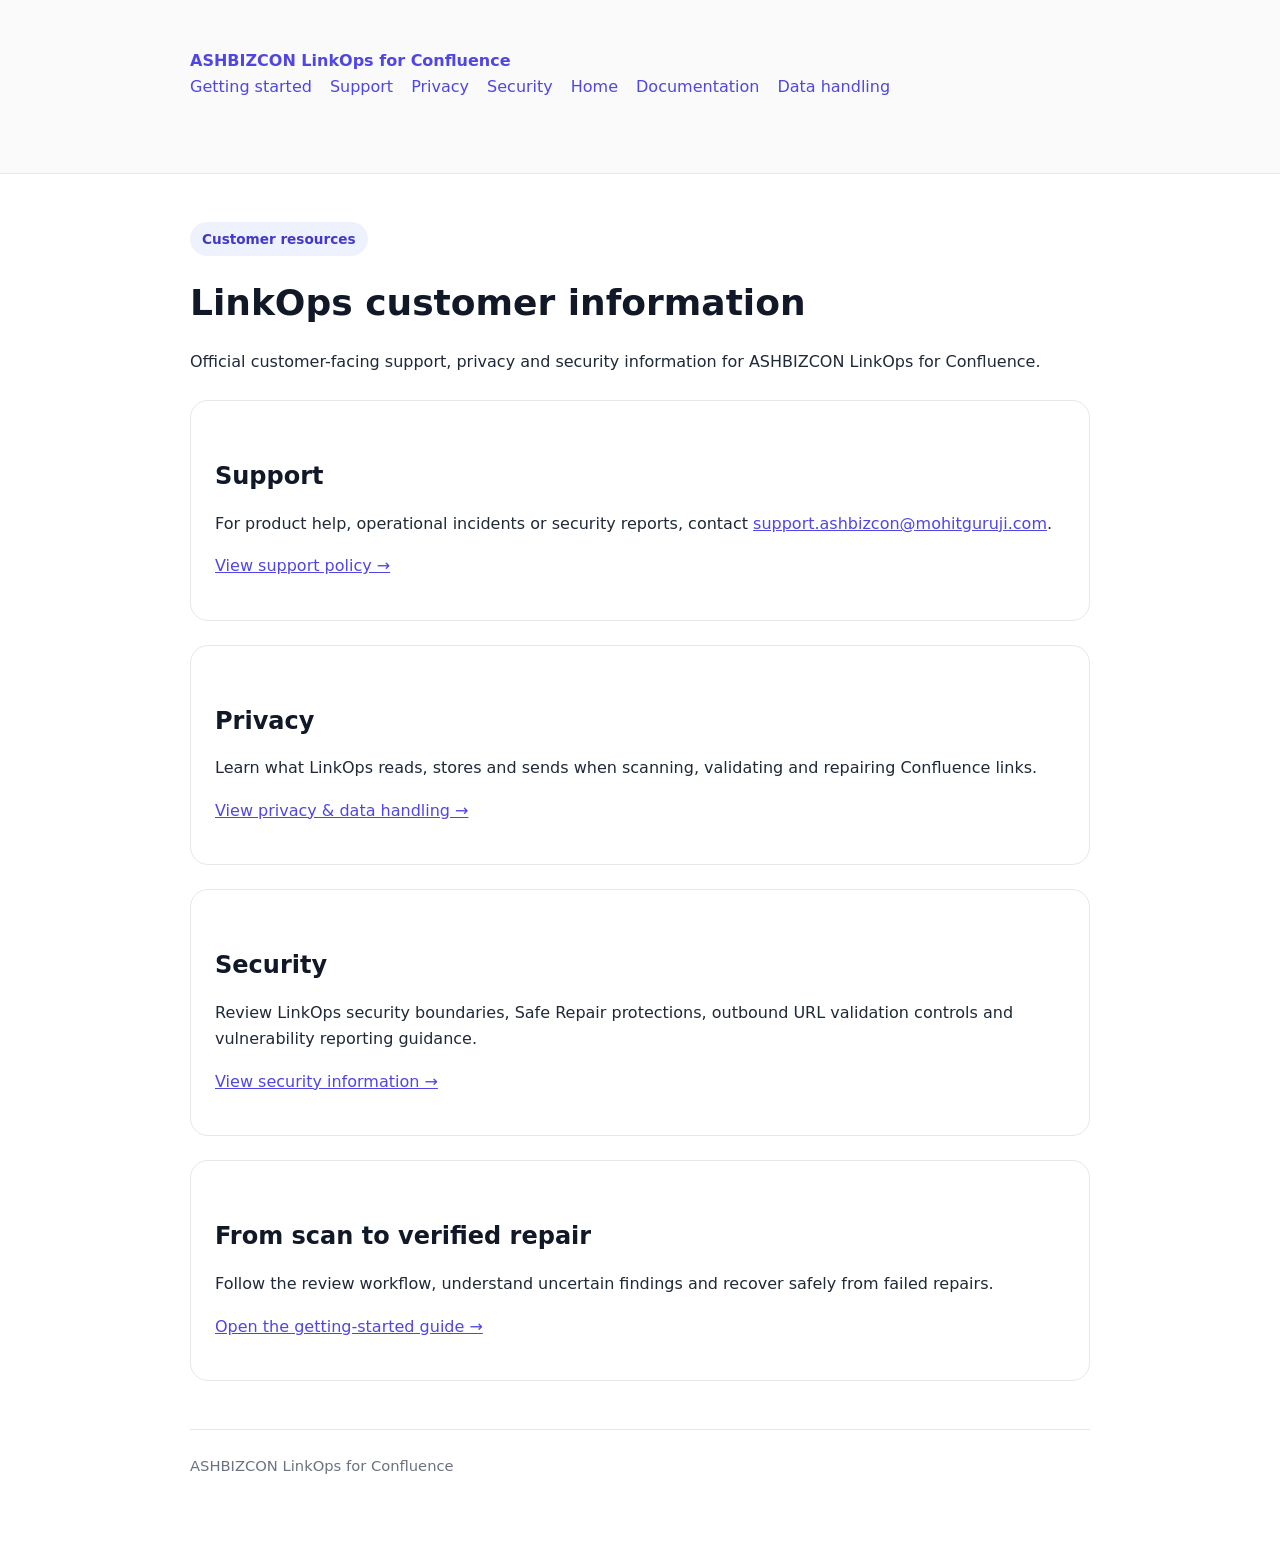
<file: index.html>
<!doctype html><html lang="en"><head><meta charset="utf-8"><meta name="viewport" content="width=device-width,initial-scale=1"><title>ASHBIZCON LinkOps</title><link rel="stylesheet" href="style.css"></head><body><header><div class="wrap"><div class="brand">ASHBIZCON LinkOps for Confluence</div><div class="nav"><a href="getting-started.html">Getting started</a><a href="support.html">Support</a><a href="privacy.html">Privacy</a><a href="security.html">Security</a><a href="index.html">Home</a><a href="docs.html">Documentation</a><a href="data-security-privacy.html">Data handling</a></div></div></header><main class="wrap"><span class="pill">Customer resources</span><h1>LinkOps customer information</h1><p>Official customer-facing support, privacy and security information for ASHBIZCON LinkOps for Confluence.</p><div class="card"><h2>Support</h2><p>For product help, operational incidents or security reports, contact <a href="mailto:support.ashbizcon@mohitguruji.com">support.ashbizcon@mohitguruji.com</a>.</p><p><a href="support.html">View support policy →</a></p></div><div class="card"><h2>Privacy</h2><p>Learn what LinkOps reads, stores and sends when scanning, validating and repairing Confluence links.</p><p><a href="privacy.html">View privacy & data handling →</a></p></div><div class="card"><h2>Security</h2><p>Review LinkOps security boundaries, Safe Repair protections, outbound URL validation controls and vulnerability reporting guidance.</p><p><a href="security.html">View security information →</a></p></div><div class="card"><h2>From scan to verified repair</h2><p>Follow the review workflow, understand uncertain findings and recover safely from failed repairs.</p><p><a href="getting-started.html">Open the getting-started guide →</a></p></div><footer>ASHBIZCON LinkOps for Confluence</footer></main></body></html>
</file>
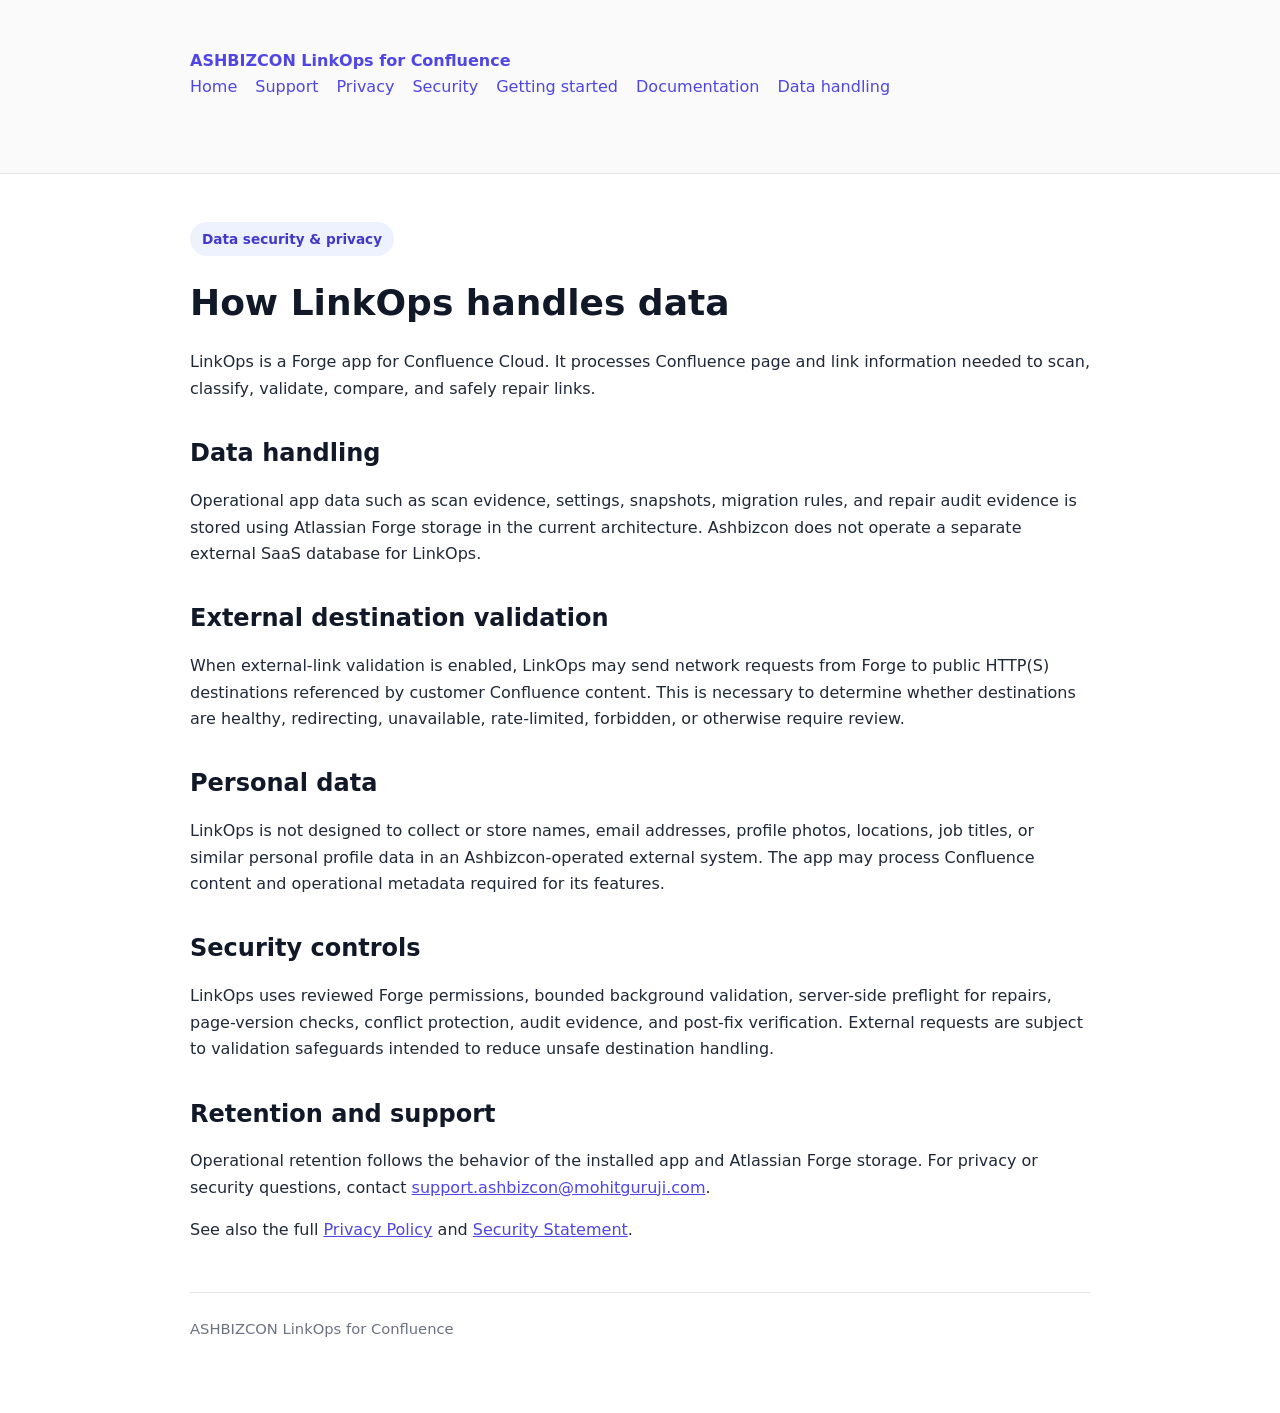
<file: data-security-privacy.html>
<!doctype html><html lang="en"><head><meta charset="utf-8"><meta name="viewport" content="width=device-width,initial-scale=1"><title>LinkOps Data Security and Privacy</title><link rel="stylesheet" href="style.css"></head><body><header><div class="wrap"><div class="brand">ASHBIZCON LinkOps for Confluence</div><div class="nav"><a href="index.html">Home</a><a href="support.html">Support</a><a href="privacy.html">Privacy</a><a href="security.html">Security</a><a href="getting-started.html">Getting started</a><a href="docs.html">Documentation</a><a href="data-security-privacy.html">Data handling</a></div></div></header><main class="wrap"><span class="pill">Data security & privacy</span><h1>How LinkOps handles data</h1><p>LinkOps is a Forge app for Confluence Cloud. It processes Confluence page and link information needed to scan, classify, validate, compare, and safely repair links.</p><h2>Data handling</h2><p>Operational app data such as scan evidence, settings, snapshots, migration rules, and repair audit evidence is stored using Atlassian Forge storage in the current architecture. Ashbizcon does not operate a separate external SaaS database for LinkOps.</p><h2>External destination validation</h2><p>When external-link validation is enabled, LinkOps may send network requests from Forge to public HTTP(S) destinations referenced by customer Confluence content. This is necessary to determine whether destinations are healthy, redirecting, unavailable, rate-limited, forbidden, or otherwise require review.</p><h2>Personal data</h2><p>LinkOps is not designed to collect or store names, email addresses, profile photos, locations, job titles, or similar personal profile data in an Ashbizcon-operated external system. The app may process Confluence content and operational metadata required for its features.</p><h2>Security controls</h2><p>LinkOps uses reviewed Forge permissions, bounded background validation, server-side preflight for repairs, page-version checks, conflict protection, audit evidence, and post-fix verification. External requests are subject to validation safeguards intended to reduce unsafe destination handling.</p><h2>Retention and support</h2><p>Operational retention follows the behavior of the installed app and Atlassian Forge storage. For privacy or security questions, contact <a href="mailto:support.ashbizcon@mohitguruji.com">support.ashbizcon@mohitguruji.com</a>.</p><p>See also the full <a href="privacy.html">Privacy Policy</a> and <a href="security.html">Security Statement</a>.</p><footer>ASHBIZCON LinkOps for Confluence</footer></main></body></html>
</file>
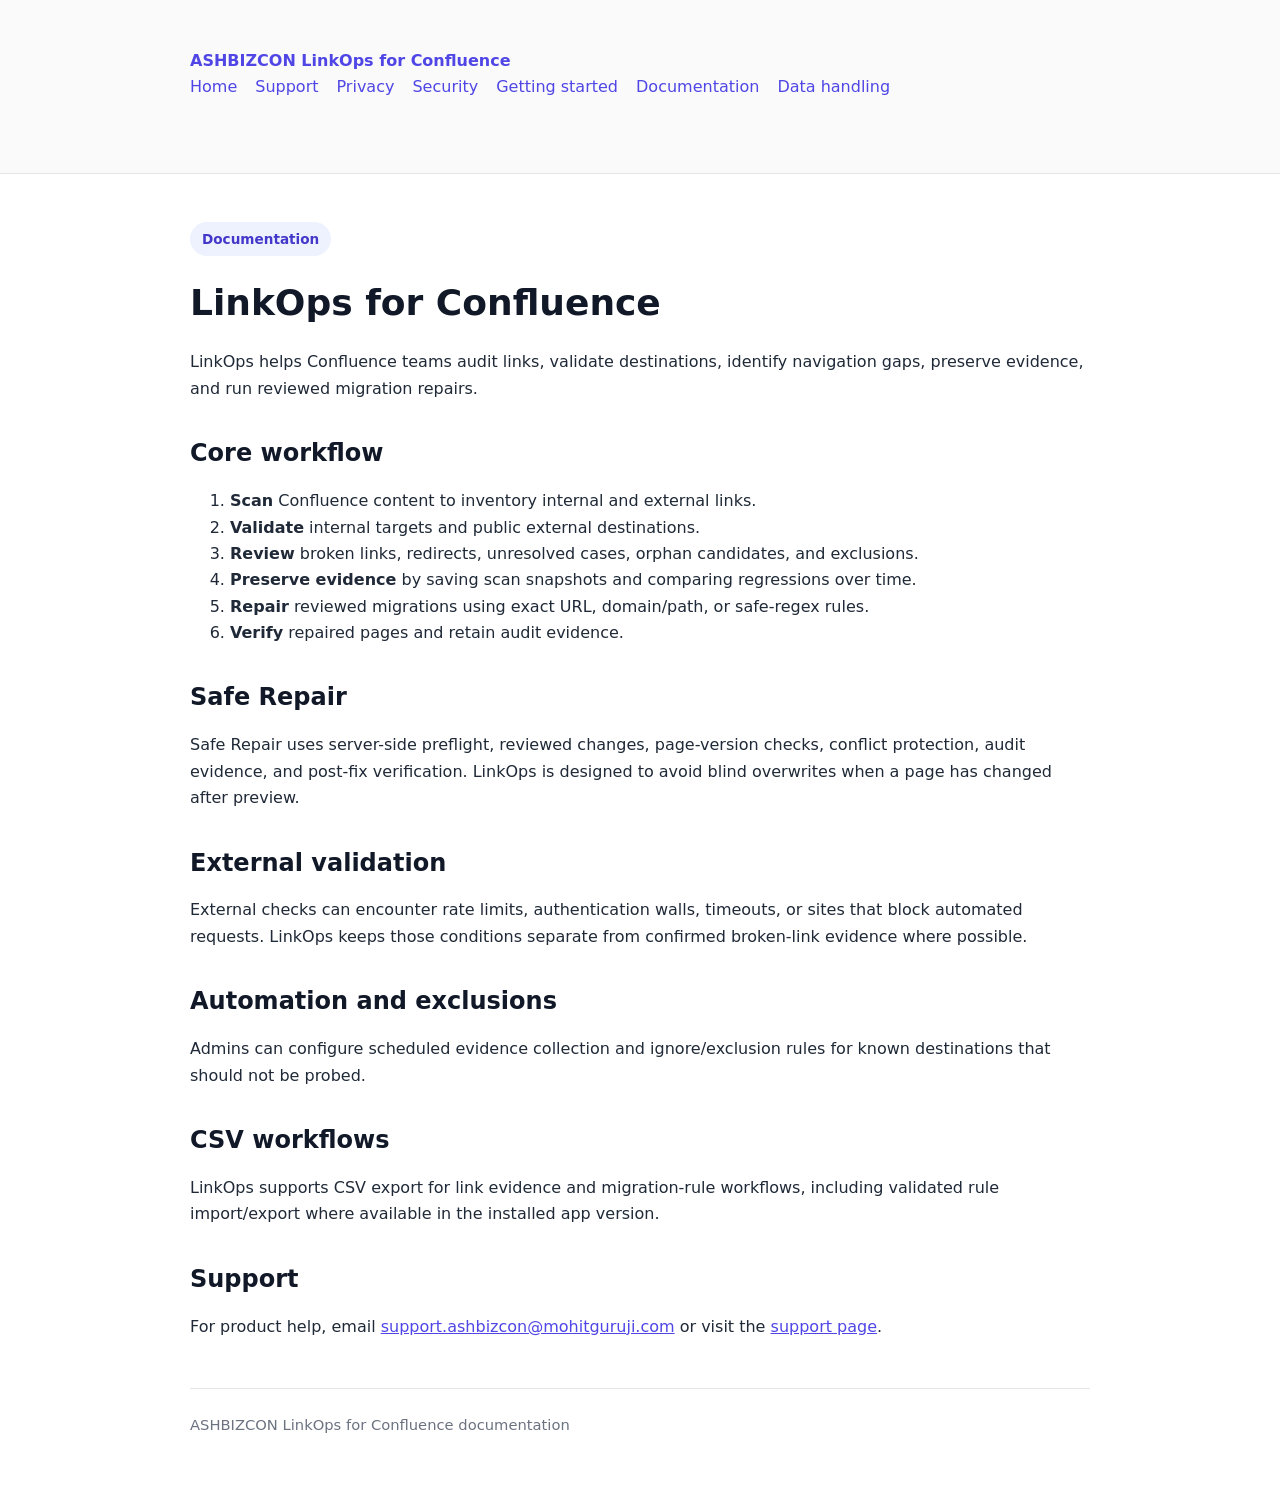
<file: docs.html>
<!doctype html><html lang="en"><head><meta charset="utf-8"><meta name="viewport" content="width=device-width,initial-scale=1"><title>LinkOps Documentation</title><link rel="stylesheet" href="style.css"></head><body><header><div class="wrap"><div class="brand">ASHBIZCON LinkOps for Confluence</div><div class="nav"><a href="index.html">Home</a><a href="support.html">Support</a><a href="privacy.html">Privacy</a><a href="security.html">Security</a><a href="getting-started.html">Getting started</a><a href="docs.html">Documentation</a><a href="data-security-privacy.html">Data handling</a></div></div></header><main class="wrap"><span class="pill">Documentation</span><h1>LinkOps for Confluence</h1><p>LinkOps helps Confluence teams audit links, validate destinations, identify navigation gaps, preserve evidence, and run reviewed migration repairs.</p><h2>Core workflow</h2><ol><li><strong>Scan</strong> Confluence content to inventory internal and external links.</li><li><strong>Validate</strong> internal targets and public external destinations.</li><li><strong>Review</strong> broken links, redirects, unresolved cases, orphan candidates, and exclusions.</li><li><strong>Preserve evidence</strong> by saving scan snapshots and comparing regressions over time.</li><li><strong>Repair</strong> reviewed migrations using exact URL, domain/path, or safe-regex rules.</li><li><strong>Verify</strong> repaired pages and retain audit evidence.</li></ol><h2>Safe Repair</h2><p>Safe Repair uses server-side preflight, reviewed changes, page-version checks, conflict protection, audit evidence, and post-fix verification. LinkOps is designed to avoid blind overwrites when a page has changed after preview.</p><h2>External validation</h2><p>External checks can encounter rate limits, authentication walls, timeouts, or sites that block automated requests. LinkOps keeps those conditions separate from confirmed broken-link evidence where possible.</p><h2>Automation and exclusions</h2><p>Admins can configure scheduled evidence collection and ignore/exclusion rules for known destinations that should not be probed.</p><h2>CSV workflows</h2><p>LinkOps supports CSV export for link evidence and migration-rule workflows, including validated rule import/export where available in the installed app version.</p><h2>Support</h2><p>For product help, email <a href="mailto:support.ashbizcon@mohitguruji.com">support.ashbizcon@mohitguruji.com</a> or visit the <a href="support.html">support page</a>.</p><footer>ASHBIZCON LinkOps for Confluence documentation</footer></main></body></html>
</file>
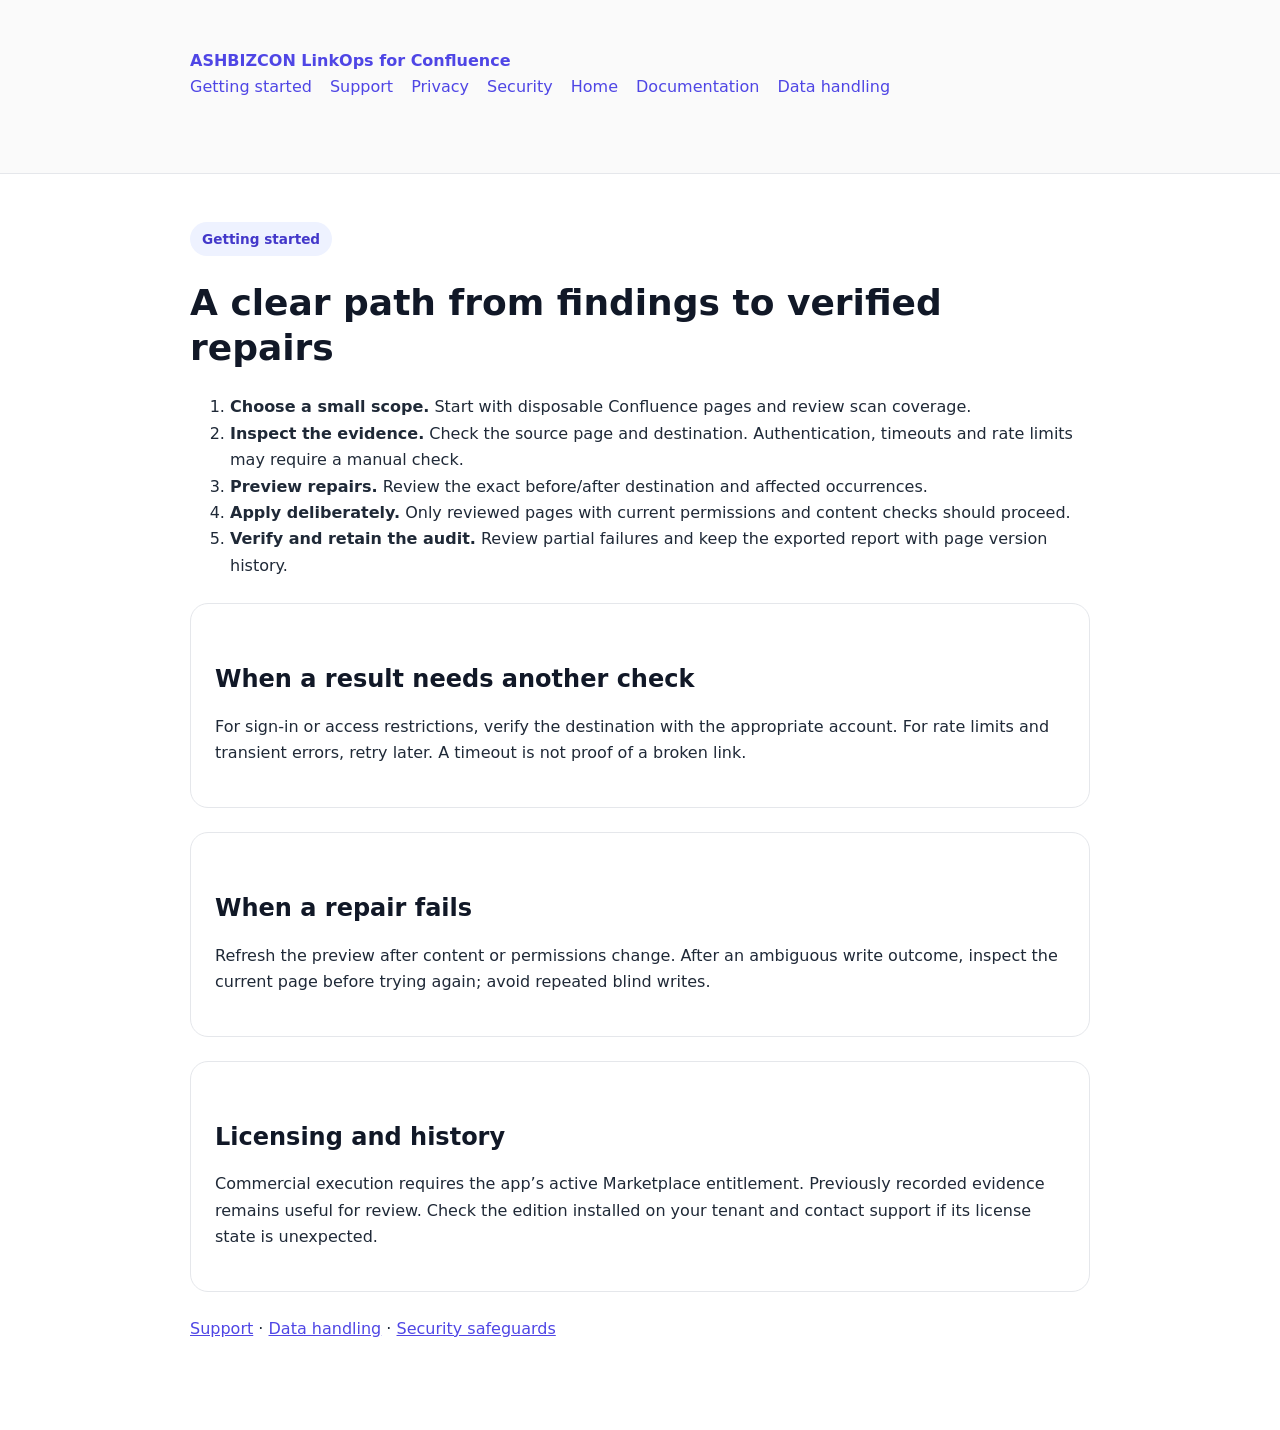
<file: getting-started.html>
<!doctype html><html lang="en"><head><meta charset="utf-8"><meta name="viewport" content="width=device-width,initial-scale=1"><title>Getting started — ASHBIZCON LinkOps</title><link rel="stylesheet" href="style.css"></head><body><header><div class="wrap"><div class="brand">ASHBIZCON LinkOps for Confluence</div><div class="nav"><a href="getting-started.html">Getting started</a><a href="support.html">Support</a><a href="privacy.html">Privacy</a><a href="security.html">Security</a><a href="index.html">Home</a><a href="docs.html">Documentation</a><a href="data-security-privacy.html">Data handling</a></div></div></header><main class="wrap"><span class="pill">Getting started</span><h1>A clear path from findings to verified repairs</h1><ol><li><strong>Choose a small scope.</strong> Start with disposable Confluence pages and review scan coverage.</li><li><strong>Inspect the evidence.</strong> Check the source page and destination. Authentication, timeouts and rate limits may require a manual check.</li><li><strong>Preview repairs.</strong> Review the exact before/after destination and affected occurrences.</li><li><strong>Apply deliberately.</strong> Only reviewed pages with current permissions and content checks should proceed.</li><li><strong>Verify and retain the audit.</strong> Review partial failures and keep the exported report with page version history.</li></ol><div class="card"><h2>When a result needs another check</h2><p>For sign-in or access restrictions, verify the destination with the appropriate account. For rate limits and transient errors, retry later. A timeout is not proof of a broken link.</p></div><div class="card"><h2>When a repair fails</h2><p>Refresh the preview after content or permissions change. After an ambiguous write outcome, inspect the current page before trying again; avoid repeated blind writes.</p></div><div class="card"><h2>Licensing and history</h2><p>Commercial execution requires the app’s active Marketplace entitlement. Previously recorded evidence remains useful for review. Check the edition installed on your tenant and contact support if its license state is unexpected.</p></div><p><a href="support.html">Support</a> · <a href="privacy.html">Data handling</a> · <a href="security.html">Security safeguards</a></p></main></body></html>
</file>
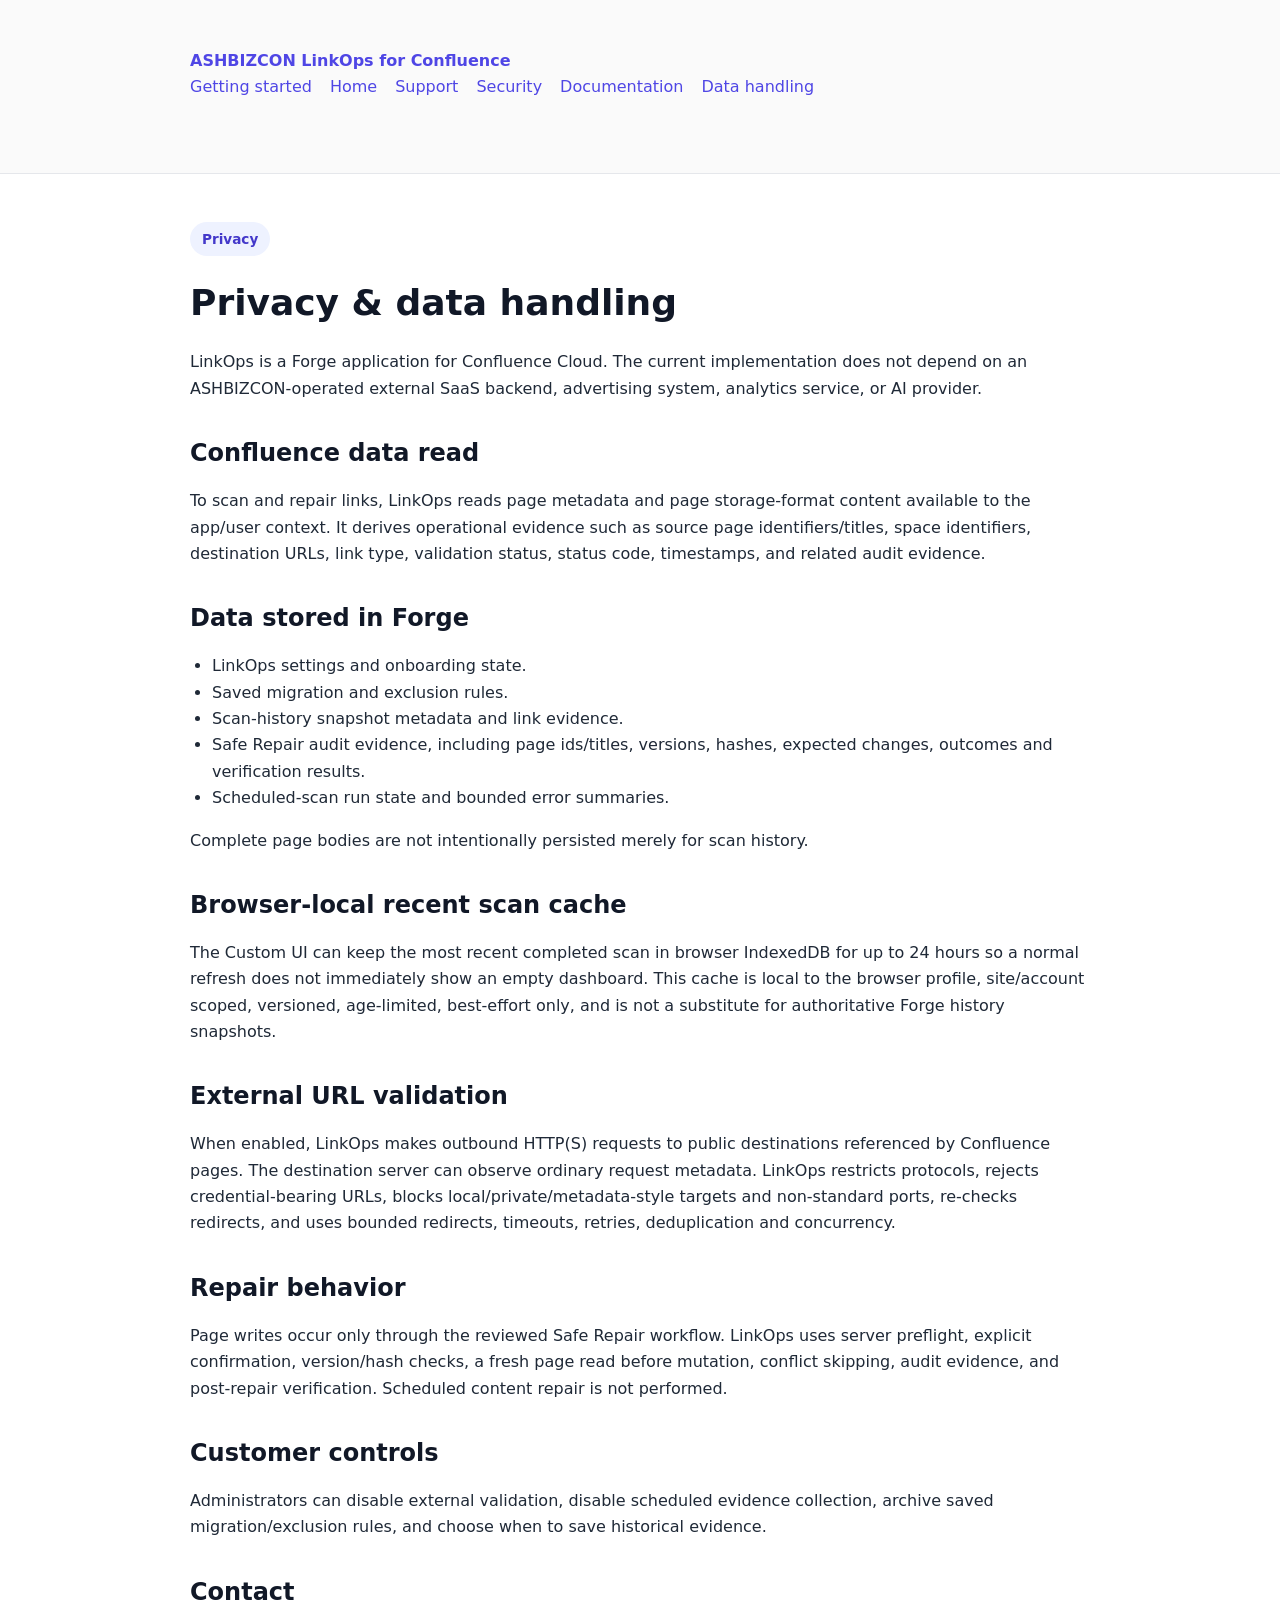
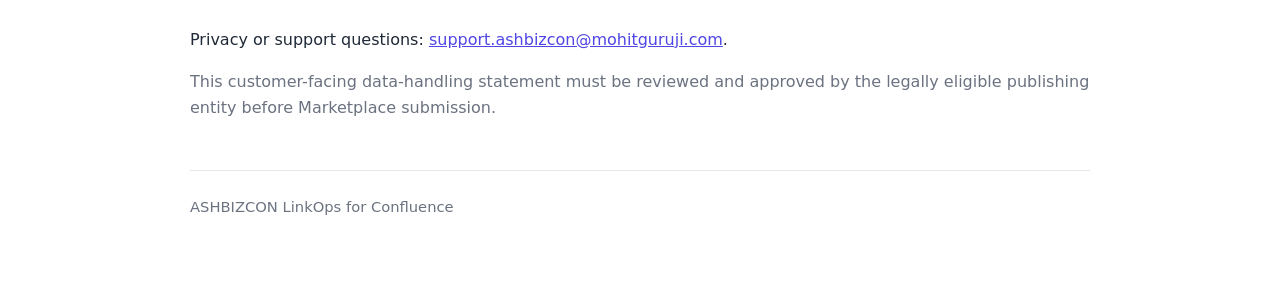
<file: privacy.html>
<!doctype html><html lang="en"><head><meta charset="utf-8"><meta name="viewport" content="width=device-width,initial-scale=1"><title>LinkOps Privacy</title><link rel="stylesheet" href="style.css"></head><body><header><div class="wrap"><div class="brand">ASHBIZCON LinkOps for Confluence</div><div class="nav"><a href="getting-started.html">Getting started</a><a href="index.html">Home</a><a href="support.html">Support</a><a href="security.html">Security</a><a href="docs.html">Documentation</a><a href="data-security-privacy.html">Data handling</a></div></div></header><main class="wrap"><span class="pill">Privacy</span><h1>Privacy & data handling</h1><p>LinkOps is a Forge application for Confluence Cloud. The current implementation does not depend on an ASHBIZCON-operated external SaaS backend, advertising system, analytics service, or AI provider.</p><h2>Confluence data read</h2><p>To scan and repair links, LinkOps reads page metadata and page storage-format content available to the app/user context. It derives operational evidence such as source page identifiers/titles, space identifiers, destination URLs, link type, validation status, status code, timestamps, and related audit evidence.</p><h2>Data stored in Forge</h2><ul><li>LinkOps settings and onboarding state.</li><li>Saved migration and exclusion rules.</li><li>Scan-history snapshot metadata and link evidence.</li><li>Safe Repair audit evidence, including page ids/titles, versions, hashes, expected changes, outcomes and verification results.</li><li>Scheduled-scan run state and bounded error summaries.</li></ul><p>Complete page bodies are not intentionally persisted merely for scan history.</p><h2>Browser-local recent scan cache</h2><p>The Custom UI can keep the most recent completed scan in browser IndexedDB for up to 24 hours so a normal refresh does not immediately show an empty dashboard. This cache is local to the browser profile, site/account scoped, versioned, age-limited, best-effort only, and is not a substitute for authoritative Forge history snapshots.</p><h2>External URL validation</h2><p>When enabled, LinkOps makes outbound HTTP(S) requests to public destinations referenced by Confluence pages. The destination server can observe ordinary request metadata. LinkOps restricts protocols, rejects credential-bearing URLs, blocks local/private/metadata-style targets and non-standard ports, re-checks redirects, and uses bounded redirects, timeouts, retries, deduplication and concurrency.</p><h2>Repair behavior</h2><p>Page writes occur only through the reviewed Safe Repair workflow. LinkOps uses server preflight, explicit confirmation, version/hash checks, a fresh page read before mutation, conflict skipping, audit evidence, and post-repair verification. Scheduled content repair is not performed.</p><h2>Customer controls</h2><p>Administrators can disable external validation, disable scheduled evidence collection, archive saved migration/exclusion rules, and choose when to save historical evidence.</p><h2>Contact</h2><p>Privacy or support questions: <a href="mailto:support.ashbizcon@mohitguruji.com">support.ashbizcon@mohitguruji.com</a>.</p><p class="muted">This customer-facing data-handling statement must be reviewed and approved by the legally eligible publishing entity before Marketplace submission.</p><footer>ASHBIZCON LinkOps for Confluence</footer></main></body></html>
</file>
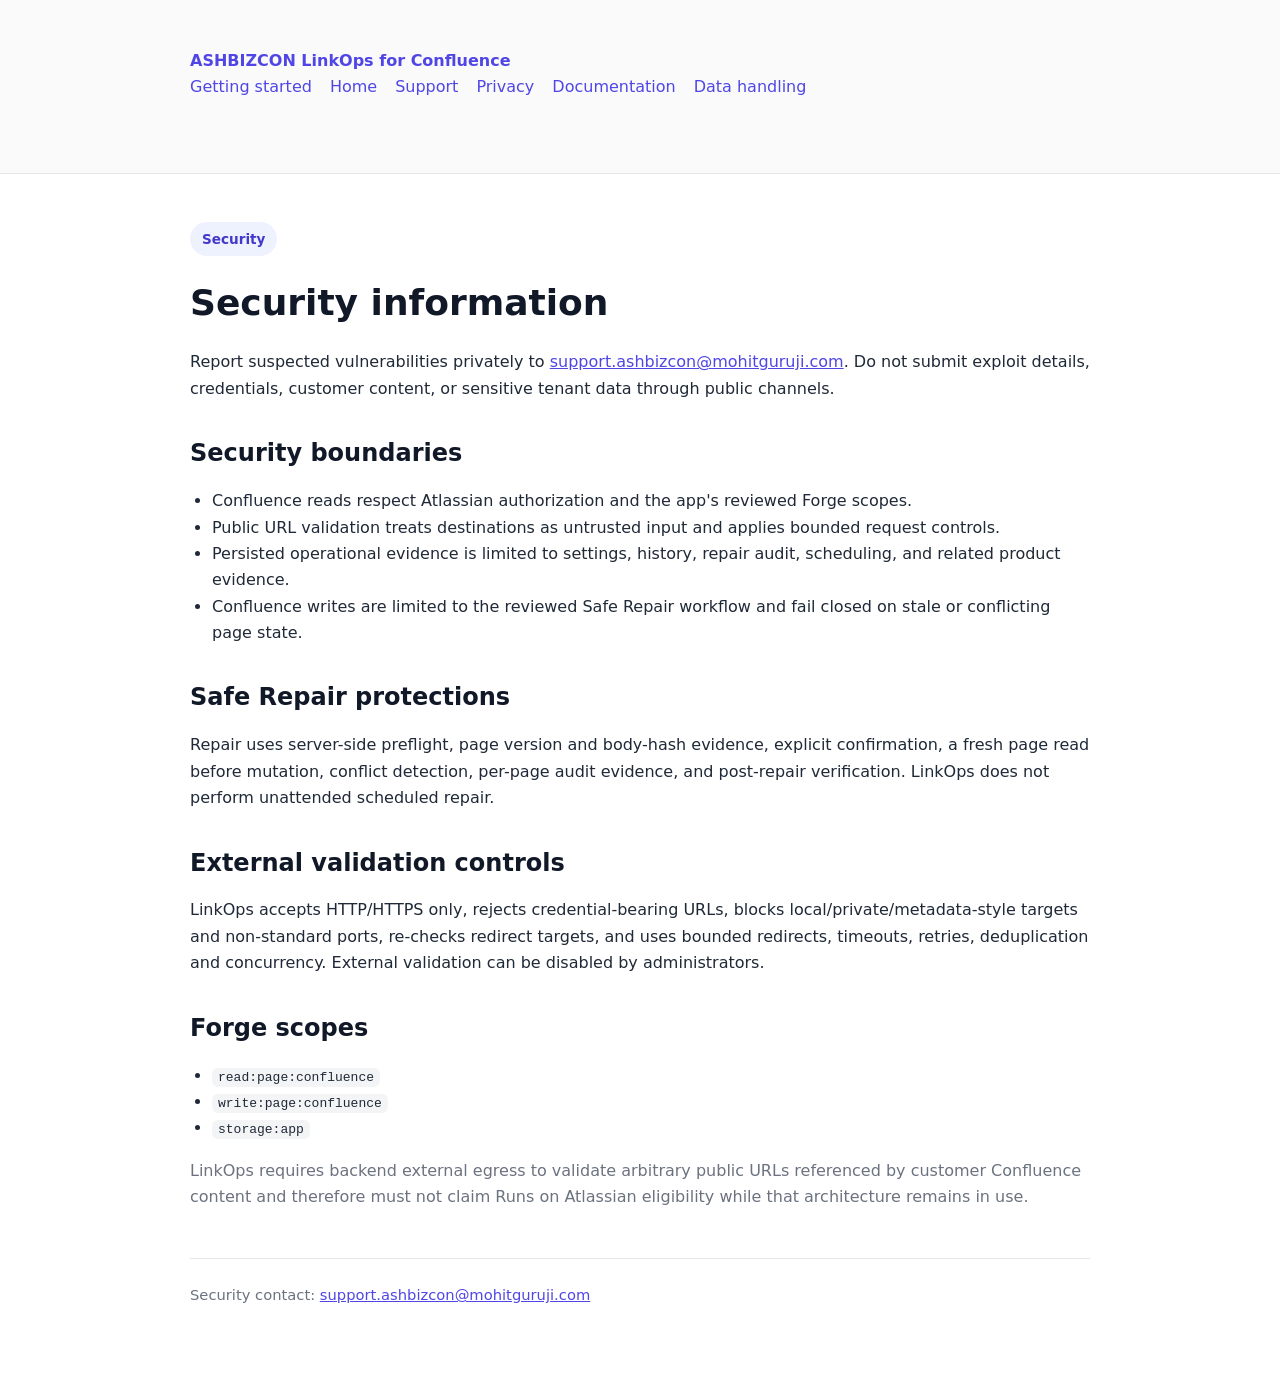
<file: security.html>
<!doctype html><html lang="en"><head><meta charset="utf-8"><meta name="viewport" content="width=device-width,initial-scale=1"><title>LinkOps Security</title><link rel="stylesheet" href="style.css"></head><body><header><div class="wrap"><div class="brand">ASHBIZCON LinkOps for Confluence</div><div class="nav"><a href="getting-started.html">Getting started</a><a href="index.html">Home</a><a href="support.html">Support</a><a href="privacy.html">Privacy</a><a href="docs.html">Documentation</a><a href="data-security-privacy.html">Data handling</a></div></div></header><main class="wrap"><span class="pill">Security</span><h1>Security information</h1><p>Report suspected vulnerabilities privately to <a href="mailto:support.ashbizcon@mohitguruji.com">support.ashbizcon@mohitguruji.com</a>. Do not submit exploit details, credentials, customer content, or sensitive tenant data through public channels.</p><h2>Security boundaries</h2><ul><li>Confluence reads respect Atlassian authorization and the app's reviewed Forge scopes.</li><li>Public URL validation treats destinations as untrusted input and applies bounded request controls.</li><li>Persisted operational evidence is limited to settings, history, repair audit, scheduling, and related product evidence.</li><li>Confluence writes are limited to the reviewed Safe Repair workflow and fail closed on stale or conflicting page state.</li></ul><h2>Safe Repair protections</h2><p>Repair uses server-side preflight, page version and body-hash evidence, explicit confirmation, a fresh page read before mutation, conflict detection, per-page audit evidence, and post-repair verification. LinkOps does not perform unattended scheduled repair.</p><h2>External validation controls</h2><p>LinkOps accepts HTTP/HTTPS only, rejects credential-bearing URLs, blocks local/private/metadata-style targets and non-standard ports, re-checks redirect targets, and uses bounded redirects, timeouts, retries, deduplication and concurrency. External validation can be disabled by administrators.</p><h2>Forge scopes</h2><ul><li><code>read:page:confluence</code></li><li><code>write:page:confluence</code></li><li><code>storage:app</code></li></ul><p class="muted">LinkOps requires backend external egress to validate arbitrary public URLs referenced by customer Confluence content and therefore must not claim Runs on Atlassian eligibility while that architecture remains in use.</p><footer>Security contact: <a href="mailto:support.ashbizcon@mohitguruji.com">support.ashbizcon@mohitguruji.com</a></footer></main></body></html>
</file>
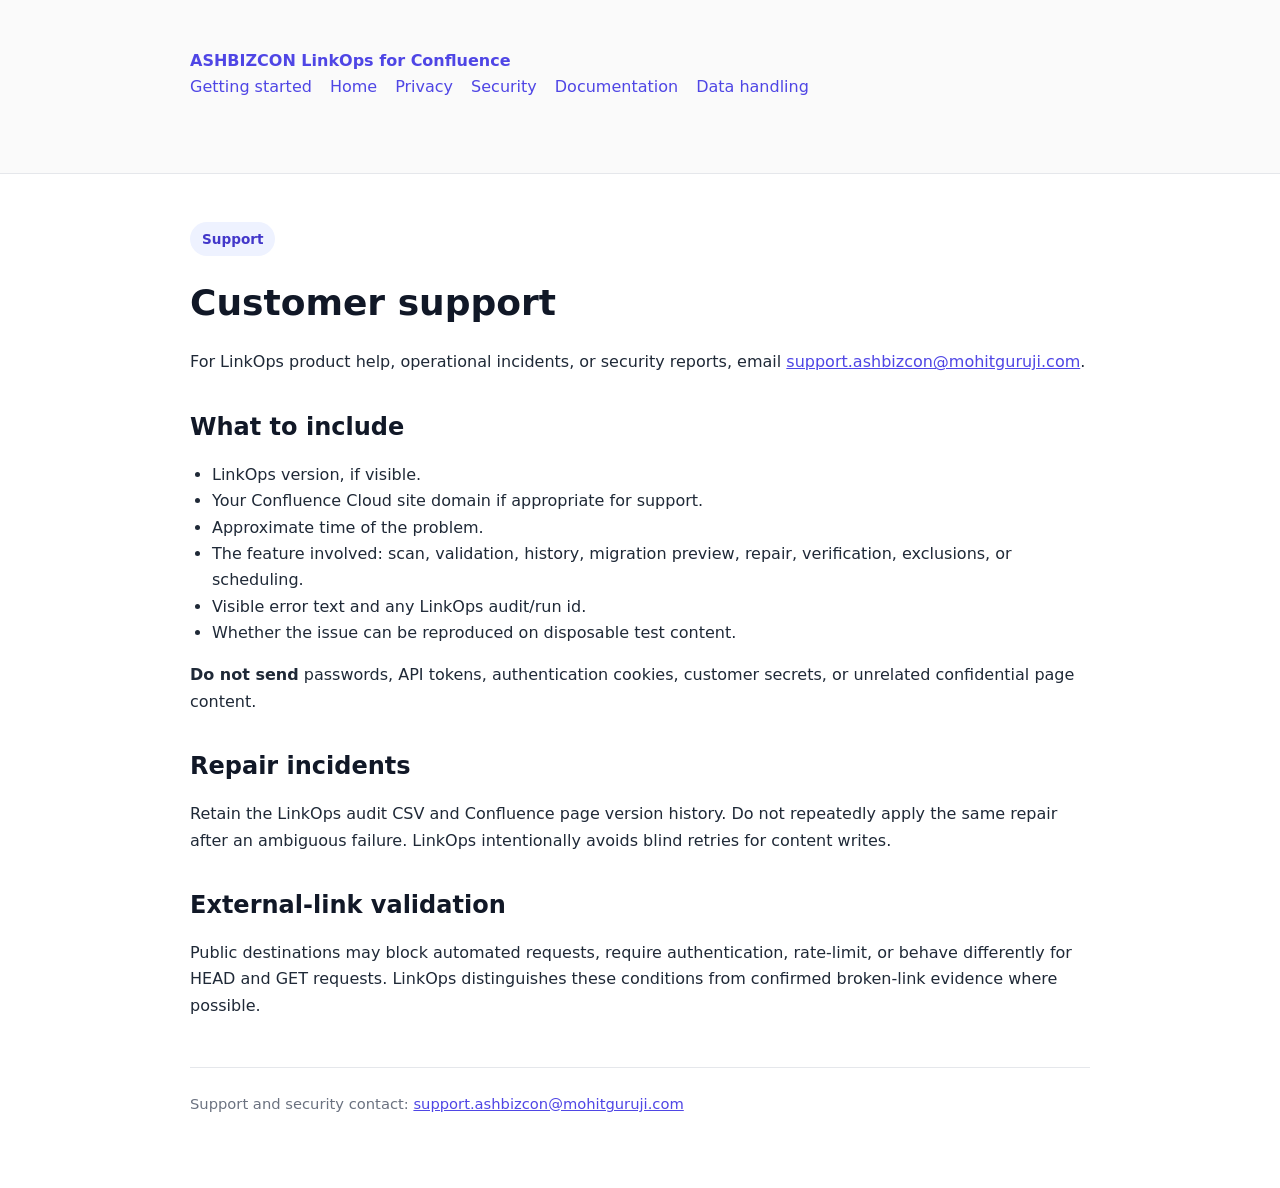
<file: support.html>
<!doctype html><html lang="en"><head><meta charset="utf-8"><meta name="viewport" content="width=device-width,initial-scale=1"><title>LinkOps Support</title><link rel="stylesheet" href="style.css"></head><body><header><div class="wrap"><div class="brand">ASHBIZCON LinkOps for Confluence</div><div class="nav"><a href="getting-started.html">Getting started</a><a href="index.html">Home</a><a href="privacy.html">Privacy</a><a href="security.html">Security</a><a href="docs.html">Documentation</a><a href="data-security-privacy.html">Data handling</a></div></div></header><main class="wrap"><span class="pill">Support</span><h1>Customer support</h1><p>For LinkOps product help, operational incidents, or security reports, email <a href="mailto:support.ashbizcon@mohitguruji.com">support.ashbizcon@mohitguruji.com</a>.</p><h2>What to include</h2><ul><li>LinkOps version, if visible.</li><li>Your Confluence Cloud site domain if appropriate for support.</li><li>Approximate time of the problem.</li><li>The feature involved: scan, validation, history, migration preview, repair, verification, exclusions, or scheduling.</li><li>Visible error text and any LinkOps audit/run id.</li><li>Whether the issue can be reproduced on disposable test content.</li></ul><p><strong>Do not send</strong> passwords, API tokens, authentication cookies, customer secrets, or unrelated confidential page content.</p><h2>Repair incidents</h2><p>Retain the LinkOps audit CSV and Confluence page version history. Do not repeatedly apply the same repair after an ambiguous failure. LinkOps intentionally avoids blind retries for content writes.</p><h2>External-link validation</h2><p>Public destinations may block automated requests, require authentication, rate-limit, or behave differently for HEAD and GET requests. LinkOps distinguishes these conditions from confirmed broken-link evidence where possible.</p><footer>Support and security contact: <a href="mailto:support.ashbizcon@mohitguruji.com">support.ashbizcon@mohitguruji.com</a></footer></main></body></html>
</file>
<file: style.css>
body{font-family:Inter,ui-sans-serif,system-ui,-apple-system,BlinkMacSystemFont,"Segoe UI",sans-serif;margin:0;background:#fff;color:#1f2937;line-height:1.65}.wrap{max-width:900px;margin:0 auto;padding:48px 24px 72px}header{border-bottom:1px solid #e5e7eb;background:#fafafa}.brand{font-weight:700;color:#4f46e5}.nav a{margin-right:18px;color:#4f46e5;text-decoration:none}.card{border:1px solid #e5e7eb;border-radius:18px;padding:24px;margin:24px 0;background:#fff}h1,h2,h3{color:#111827;line-height:1.25}h1{font-size:2.25rem}h2{margin-top:36px}a{color:#4f46e5}code{background:#f3f4f6;border-radius:6px;padding:2px 6px}footer{border-top:1px solid #e5e7eb;color:#6b7280;font-size:.92rem;margin-top:48px;padding-top:24px}.muted{color:#6b7280}.pill{display:inline-block;border-radius:999px;background:#eef2ff;color:#4338ca;padding:6px 12px;font-size:.85rem;font-weight:600}ul{padding-left:22px}
</file>
